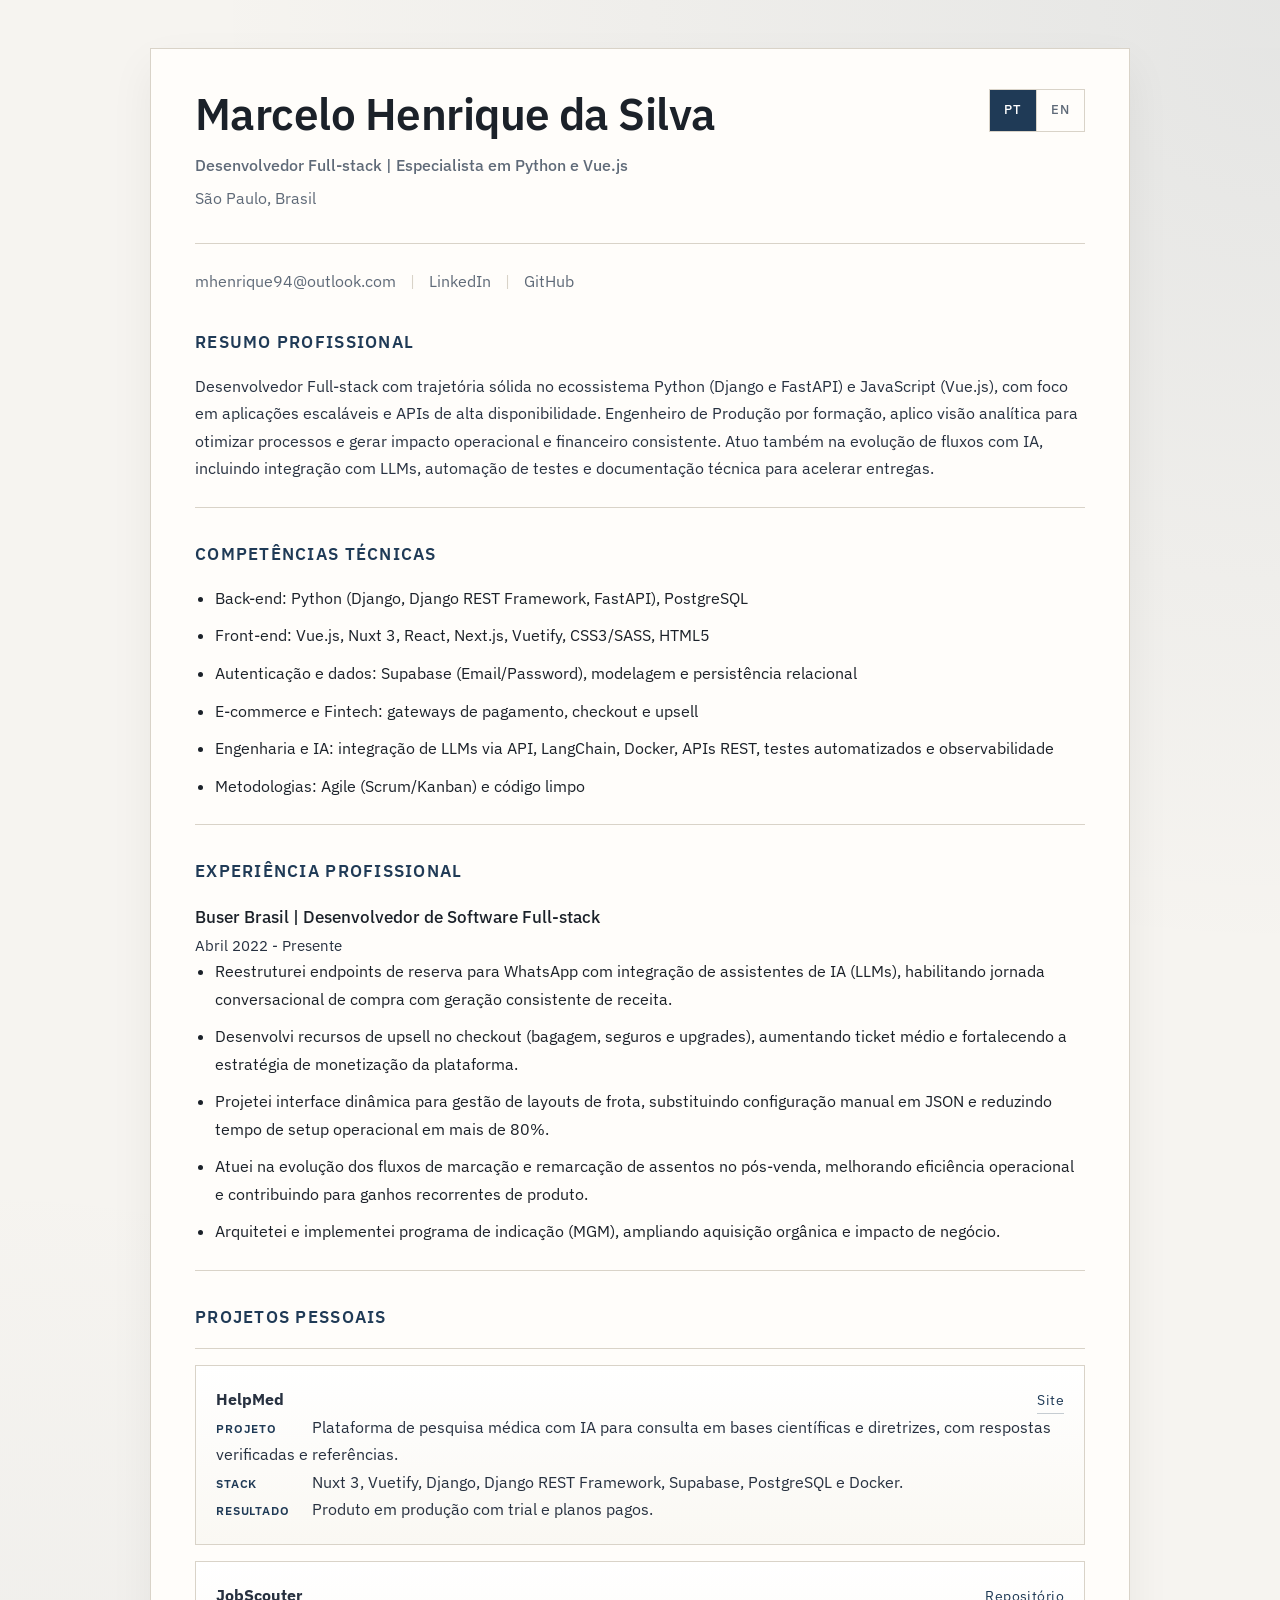
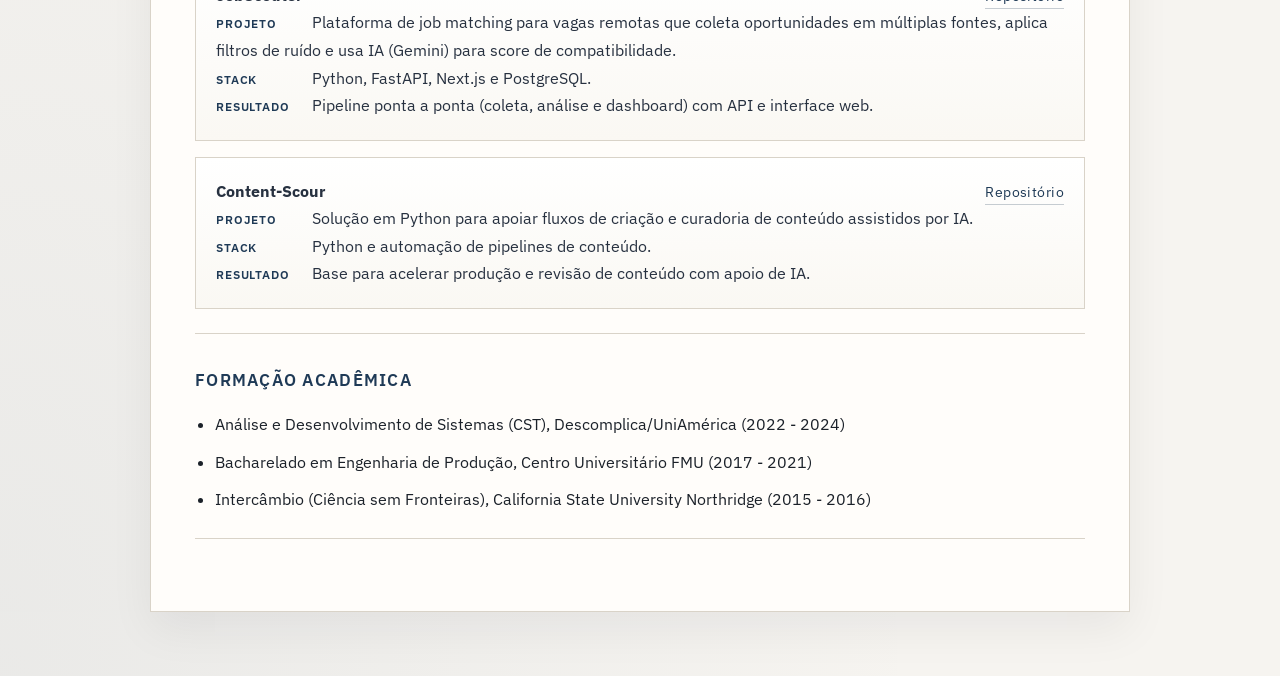
<file: index.html>
<!doctype html>
<html lang="pt-BR">
  <head>
    <meta charset="utf-8" />
    <meta name="viewport" content="width=device-width, initial-scale=1" />
    <title>Marcelo Henrique da Silva | Full-stack Developer</title>
    <meta
      name="description"
      content="Currículo profissional de Marcelo Henrique da Silva, desenvolvedor full-stack com foco em Python, Django, FastAPI, Vue.js e resolução de problemas de negócio com impacto técnico e operacional."
    />
    <meta property="og:title" content="Marcelo Henrique da Silva | Full-stack Developer" />
    <meta
      property="og:description"
      content="Desenvolvedor full-stack com foco em Python e Vue.js, especialista em transformar desafios de negócio em soluções técnicas escaláveis."
    />
    <meta property="og:type" content="website" />
    <link rel="preconnect" href="https://fonts.googleapis.com" />
    <link rel="preconnect" href="https://fonts.gstatic.com" crossorigin />
    <link
      href="https://fonts.googleapis.com/css2?family=IBM+Plex+Sans:wght@300;400;500;600&family=IBM+Plex+Mono:wght@400;500&display=swap"
      rel="stylesheet"
    />
    <link rel="stylesheet" href="styles.css" />
  </head>
  <body>
    <main class="page">
      <header class="hero">
        <div>
          <h1>Marcelo Henrique da Silva</h1>
          <p class="role" data-lang="pt">Desenvolvedor Full-stack | Especialista em Python e Vue.js</p>
          <p class="role" data-lang="en">Full-stack Developer | Python and Vue.js Specialist</p>
          <p class="location" data-lang="pt">São Paulo, Brasil</p>
          <p class="location" data-lang="en">Sao Paulo, Brazil</p>
        </div>

        <div class="lang-switch" role="group" aria-label="Language switcher">
          <button type="button" id="btn-pt" data-set-lang="pt" aria-pressed="true">PT</button>
          <button type="button" id="btn-en" data-set-lang="en" aria-pressed="false">EN</button>
        </div>
      </header>

      <section class="contact">
        <a href="mailto:mhenrique94@outlook.com">mhenrique94@outlook.com</a>
        <span aria-hidden="true">|</span>
        <a href="https://linkedin.com/in/marcelohsilva" target="_blank" rel="noreferrer">LinkedIn</a>
        <span aria-hidden="true">|</span>
        <a href="https://github.com/mhenrique94" target="_blank" rel="noreferrer">GitHub</a>
      </section>

      <section class="block" data-lang="pt">
        <h2>Resumo profissional</h2>
        <p>
          Desenvolvedor Full-stack com trajetória sólida no ecossistema Python (Django e FastAPI) e JavaScript
          (Vue.js), com foco em aplicações escaláveis e APIs de alta disponibilidade. Engenheiro de Produção por
          formação, aplico visão analítica para otimizar processos e gerar impacto operacional e financeiro consistente.
          Atuo também na evolução de fluxos com IA, incluindo integração com LLMs, automação de testes e documentação
          técnica para acelerar entregas.
        </p>
      </section>

      <section class="block" data-lang="en">
        <h2>Professional summary</h2>
        <p>
          Full-stack Developer with a strong background in the Python ecosystem (Django and FastAPI) and JavaScript
          (Vue.js), focused on scalable applications and high-availability APIs. With a Production Engineering degree,
          I bring an analytical approach to process optimization and measurable operational impact. I also work on
          AI-driven workflow improvements, including LLM integrations, test automation, and technical documentation to
          speed up delivery.
        </p>
      </section>

      <section class="block" data-lang="pt">
        <h2>Competências técnicas</h2>
        <ul>
          <li>Back-end: Python (Django, Django REST Framework, FastAPI), PostgreSQL</li>
          <li>Front-end: Vue.js, Nuxt 3, React, Next.js, Vuetify, CSS3/SASS, HTML5</li>
          <li>Autenticação e dados: Supabase (Email/Password), modelagem e persistência relacional</li>
          <li>E-commerce e Fintech: gateways de pagamento, checkout e upsell</li>
          <li>Engenharia e IA: integração de LLMs via API, LangChain, Docker, APIs REST, testes automatizados e observabilidade</li>
          <li>Metodologias: Agile (Scrum/Kanban) e código limpo</li>
        </ul>
      </section>

      <section class="block" data-lang="en">
        <h2>Technical skills</h2>
        <ul>
          <li>Back-end: Python (Django, Django REST Framework, FastAPI), PostgreSQL</li>
          <li>Front-end: Vue.js, Nuxt 3, React, Next.js, Vuetify, CSS3/SASS, HTML5</li>
          <li>Authentication and data: Supabase (Email/Password), relational data modeling and persistence</li>
          <li>E-commerce and Fintech: payment gateways, checkout and upsell flows</li>
          <li>Engineering and AI: LLM API integrations, LangChain, Docker, REST APIs, automated tests and observability</li>
          <li>Methodologies: Agile (Scrum/Kanban) and clean code</li>
        </ul>
      </section>

      <section class="block" data-lang="pt">
        <h2>Experiência profissional</h2>
        <article>
          <h3>Buser Brasil | Desenvolvedor de Software Full-stack</h3>
          <p class="meta">Abril 2022 - Presente</p>
          <ul>
            <li>
              Reestruturei endpoints de reserva para WhatsApp com integração de assistentes de IA (LLMs), habilitando
              jornada conversacional de compra com geração consistente de receita.
            </li>
            <li>
              Desenvolvi recursos de upsell no checkout (bagagem, seguros e upgrades), aumentando ticket médio e
              fortalecendo a estratégia de monetização da plataforma.
            </li>
            <li>
              Projetei interface dinâmica para gestão de layouts de frota, substituindo configuração manual em JSON e
              reduzindo tempo de setup operacional em mais de 80%.
            </li>
            <li>
              Atuei na evolução dos fluxos de marcação e remarcação de assentos no pós-venda, melhorando eficiência
              operacional e contribuindo para ganhos recorrentes de produto.
            </li>
            <li>
              Arquitetei e implementei programa de indicação (MGM), ampliando aquisição orgânica e impacto de negócio.
            </li>
          </ul>
        </article>
      </section>

      <section class="block" data-lang="en">
        <h2>Professional experience</h2>
        <article>
          <h3>Buser Brasil | Full-stack Software Developer</h3>
          <p class="meta">April 2022 - Present</p>
          <ul>
            <li>
              Restructured WhatsApp booking endpoints with AI assistant (LLM) integrations, enabling conversational
              commerce flows with consistent revenue generation.
            </li>
            <li>
              Built checkout upsell features (extra baggage, insurance and category upgrades), increasing average ticket
              size and strengthening monetization.
            </li>
            <li>
              Designed a dynamic fleet layout management interface, replacing manual JSON configuration and reducing
              operational setup time by over 80%.
            </li>
            <li>
              Improved seat assignment and rebooking post-sales workflows, raising operational efficiency and product
              impact.
            </li>
            <li>
              Architected and implemented a member-get-member referral program, driving organic acquisition and business
              growth.
            </li>
          </ul>
        </article>
      </section>

      <section class="block" data-lang="pt">
        <h2>Projetos pessoais</h2>
        <ul class="project-list">
          <li class="project-item">
            <p class="project-head">
              <strong>HelpMed</strong>
              <a href="https://helpmed.app/" target="_blank" rel="noreferrer">Site</a>
            </p>
            <p class="project-line"><span class="project-label">Projeto</span> Plataforma de pesquisa médica com IA para consulta em bases científicas e diretrizes, com respostas verificadas e referências.</p>
            <p class="project-line"><span class="project-label">Stack</span> Nuxt 3, Vuetify, Django, Django REST Framework, Supabase, PostgreSQL e Docker.</p>
            <p class="project-line"><span class="project-label">Resultado</span> Produto em produção com trial e planos pagos.</p>
          </li>
          <li class="project-item">
            <p class="project-head">
              <strong>JobScouter</strong>
              <a href="https://github.com/mhenrique94/jobscouter" target="_blank" rel="noreferrer">Repositório</a>
            </p>
            <p class="project-line"><span class="project-label">Projeto</span> Plataforma de job matching para vagas remotas que coleta oportunidades em múltiplas fontes, aplica filtros de ruído e usa IA (Gemini) para score de compatibilidade.</p>
            <p class="project-line"><span class="project-label">Stack</span> Python, FastAPI, Next.js e PostgreSQL.</p>
            <p class="project-line"><span class="project-label">Resultado</span> Pipeline ponta a ponta (coleta, análise e dashboard) com API e interface web.</p>
          </li>
          <li class="project-item">
            <p class="project-head">
              <strong>Content-Scour</strong>
              <a href="https://github.com/mhenrique94/content-scour" target="_blank" rel="noreferrer">Repositório</a>
            </p>
            <p class="project-line"><span class="project-label">Projeto</span> Solução em Python para apoiar fluxos de criação e curadoria de conteúdo assistidos por IA.</p>
            <p class="project-line"><span class="project-label">Stack</span> Python e automação de pipelines de conteúdo.</p>
            <p class="project-line"><span class="project-label">Resultado</span> Base para acelerar produção e revisão de conteúdo com apoio de IA.</p>
          </li>
        </ul>
      </section>

      <section class="block" data-lang="en">
        <h2>Personal projects</h2>
        <ul class="project-list">
          <li class="project-item">
            <p class="project-head">
              <strong>HelpMed</strong>
              <a href="https://helpmed.app/" target="_blank" rel="noreferrer">Website</a>
            </p>
            <p class="project-line"><span class="project-label">Project</span> AI-powered medical research platform that queries scientific databases and guidelines, returning evidence-based answers with references.</p>
            <p class="project-line"><span class="project-label">Stack</span> Nuxt 3, Vuetify, Django, Django REST Framework, Supabase, PostgreSQL, and Docker.</p>
            <p class="project-line"><span class="project-label">Outcome</span> Production product with free trial and paid plans.</p>
          </li>
          <li class="project-item">
            <p class="project-head">
              <strong>JobScouter</strong>
              <a href="https://github.com/mhenrique94/jobscouter" target="_blank" rel="noreferrer">Repository</a>
            </p>
            <p class="project-line"><span class="project-label">Project</span> Remote job matching platform that aggregates openings from multiple sources, applies noise-reduction filters, and uses AI (Gemini) to generate compatibility scores.</p>
            <p class="project-line"><span class="project-label">Stack</span> Python, FastAPI, Next.js, and PostgreSQL.</p>
            <p class="project-line"><span class="project-label">Outcome</span> End-to-end pipeline (ingestion, analysis, API, and dashboard).</p>
          </li>
          <li class="project-item">
            <p class="project-head">
              <strong>Content-Scour</strong>
              <a href="https://github.com/mhenrique94/content-scour" target="_blank" rel="noreferrer">Repository</a>
            </p>
            <p class="project-line"><span class="project-label">Project</span> Python solution focused on AI-assisted content creation and curation workflows.</p>
            <p class="project-line"><span class="project-label">Stack</span> Python and content automation routines.</p>
            <p class="project-line"><span class="project-label">Outcome</span> Foundation to speed up drafting and quality review with AI support.</p>
          </li>
        </ul>
      </section>

      <section class="block" data-lang="pt">
        <h2>Formação acadêmica</h2>
        <ul>
          <li>Análise e Desenvolvimento de Sistemas (CST), Descomplica/UniAmérica (2022 - 2024)</li>
          <li>Bacharelado em Engenharia de Produção, Centro Universitário FMU (2017 - 2021)</li>
          <li>Intercâmbio (Ciência sem Fronteiras), California State University Northridge (2015 - 2016)</li>
        </ul>
      </section>

      <section class="block" data-lang="en">
        <h2>Education</h2>
        <ul>
          <li>Technology Degree in Systems Analysis and Development, Descomplica/UniAmerica (2022 - 2024)</li>
          <li>Bachelor's Degree in Production Engineering, FMU University Center (2017 - 2021)</li>
          <li>Exchange Program (Science Without Borders), California State University Northridge (2015 - 2016)</li>
        </ul>
      </section>
    </main>

    <script src="script.js"></script>
  </body>
</html>
</file>
<file: styles.css>
:root {
  --bg: #f6f4f0;
  --surface: #fffdfa;
  --text: #1b2129;
  --muted: #5f6a78;
  --line: #d9d3c8;
  --accent: #1f3a56;
  --accent-soft: #e8eef5;
}

* {
  box-sizing: border-box;
}

html,
body {
  margin: 0;
  padding: 0;
  color: var(--text);
  font-family: "IBM Plex Sans", "Segoe UI", sans-serif;
  line-height: 1.72;
  background:
    radial-gradient(140% 70% at 100% 0%, rgba(31, 58, 86, 0.08) 0%, rgba(31, 58, 86, 0) 60%),
    radial-gradient(120% 80% at 0% 100%, rgba(93, 112, 134, 0.08) 0%, rgba(93, 112, 134, 0) 60%),
    var(--bg);
}

.page {
  width: min(980px, 92vw);
  margin: 48px auto 64px;
  padding: 40px 44px;
  background: var(--surface);
  border: 1px solid var(--line);
  box-shadow: 0 18px 42px rgba(15, 23, 42, 0.06);
}

.hero {
  display: flex;
  justify-content: space-between;
  align-items: flex-start;
  gap: 24px;
  padding-bottom: 24px;
  margin-bottom: 24px;
  border-bottom: 1px solid var(--line);
}

.hero > div:first-child {
  max-width: 720px;
}

h1 {
  margin: 0;
  font-size: clamp(2rem, 3.6vw, 2.75rem);
  font-weight: 600;
  letter-spacing: -0.012em;
  line-height: 1.15;
}

h2 {
  margin: 0 0 16px;
  font-size: 1.06rem;
  font-weight: 600;
  text-transform: uppercase;
  letter-spacing: 0.075em;
  color: var(--accent);
}

h3 {
  margin: 0;
  font-size: 1.08rem;
  font-weight: 500;
}

p,
li {
  font-size: 1rem;
}

.role,
.location,
.meta {
  margin: 6px 0;
  color: var(--muted);
}

.role {
  margin-top: 12px;
  font-weight: 500;
}

.meta {
  font-size: 0.95rem;
}

.lang-switch {
  display: inline-flex;
  gap: 0;
  align-self: flex-start;
  border: 1px solid var(--line);
  background: var(--surface);
}

.lang-switch button {
  border: 0;
  border-left: 1px solid var(--line);
  background: transparent;
  color: var(--muted);
  padding: 9px 14px;
  border-radius: 0;
  font: inherit;
  font-size: 0.82rem;
  letter-spacing: 0.08em;
  font-weight: 500;
  cursor: pointer;
  transition: background-color 180ms ease, color 180ms ease;
}

.lang-switch button:first-child {
  border-left: 0;
}

.lang-switch button:hover,
.lang-switch button:focus-visible {
  background: var(--accent-soft);
  color: var(--accent);
}

.lang-switch button.is-active {
  background: var(--accent);
  color: #ffffff;
}

.contact {
  display: flex;
  flex-wrap: wrap;
  gap: 8px 14px;
  align-items: center;
  margin: 0 0 32px;
  color: var(--muted);
  font-size: 0.98rem;
}

.contact span[aria-hidden="true"] {
  color: var(--line);
}

.contact a {
  color: inherit;
  text-decoration: none;
  border-bottom: 1px solid transparent;
  transition: border-color 180ms ease, color 180ms ease;
}

.contact a:hover,
.contact a:focus-visible {
  border-bottom-color: var(--accent);
  color: var(--accent);
}

.block {
  margin: 32px 0;
  padding-bottom: 24px;
  border-bottom: 1px solid var(--line);
  animation: fade-up 400ms ease both;
}

.block:last-of-type {
  margin-bottom: 0;
  padding-bottom: 0;
  border-bottom: 0;
}

.block p {
  margin: 0;
  color: #273140;
}

ul {
  margin: 0;
  padding-left: 20px;
}

li + li {
  margin-top: 10px;
}

.project-list {
  list-style: none;
  padding-left: 0;
  margin: 0;
  border-top: 1px solid var(--line);
}

.project-list li + li {
  margin-top: 16px;
}

.project-item {
  padding: 20px;
  margin-top: 16px;
  border: 1px solid var(--line);
  background: linear-gradient(180deg, #ffffff 0%, #faf8f3 100%);
}

.project-head {
  margin: 0 0 10px;
  display: flex;
  justify-content: space-between;
  align-items: baseline;
  gap: 12px;
}

.project-head a {
  color: var(--accent);
  text-decoration: none;
  border-bottom: 1px solid rgba(31, 58, 86, 0.25);
  white-space: nowrap;
  font-size: 0.9rem;
  letter-spacing: 0.03em;
  transition: border-color 180ms ease;
}

.project-head a:hover,
.project-head a:focus-visible {
  border-bottom-color: var(--accent);
}

.project-line {
  margin: 6px 0;
  color: var(--muted);
}

.project-label {
  display: inline-block;
  min-width: 84px;
  margin-right: 8px;
  color: var(--accent);
  font-size: 0.76rem;
  text-transform: uppercase;
  letter-spacing: 0.07em;
  font-weight: 600;
}

a:focus-visible,
button:focus-visible {
  outline: 2px solid var(--accent);
  outline-offset: 2px;
}

[data-lang="en"] {
  display: none;
}

@keyframes fade-up {
  from {
    opacity: 0;
    transform: translateY(8px);
  }

  to {
    opacity: 1;
    transform: translateY(0);
  }
}

@media (max-width: 900px) {
  .page {
    padding: 32px;
  }

  h1 {
    font-size: clamp(1.9rem, 4.6vw, 2.35rem);
  }
}

@media (max-width: 720px) {
  .page {
    margin: 16px auto 96px;
    padding: 24px 20px 88px;
    border: 0;
    box-shadow: none;
    background: transparent;
  }

  .hero {
    flex-direction: column;
    gap: 16px;
  }

  .lang-switch {
    position: fixed;
    right: 16px;
    bottom: 16px;
    z-index: 1000;
    border: 1px solid var(--line);
    background: rgba(255, 253, 250, 0.96);
    box-shadow: 0 10px 24px rgba(15, 23, 42, 0.12);
    backdrop-filter: blur(5px);
  }

  .lang-switch button {
    padding: 10px 14px;
  }

  .contact {
    gap: 8px;
  }

  .contact span[aria-hidden="true"] {
    display: none;
  }

  .project-head {
    flex-direction: column;
    align-items: flex-start;
  }

  .project-item {
    padding: 16px;
  }

  .project-label {
    min-width: 76px;
  }
}

@media (max-width: 480px) {
  .page {
    margin: 16px auto 96px;
    padding: 20px 16px 92px;
  }

  h1 {
    font-size: 1.8rem;
  }

  h2 {
    font-size: 0.94rem;
    letter-spacing: 0.065em;
  }

  p,
  li {
    font-size: 0.97rem;
  }

  .lang-switch {
    right: 12px;
    bottom: 12px;
  }

  .lang-switch button {
    padding: 9px 12px;
    font-size: 0.78rem;
  }
}

@media (prefers-reduced-motion: reduce) {
  * {
    animation: none !important;
    transition: none !important;
  }
}
</file>
